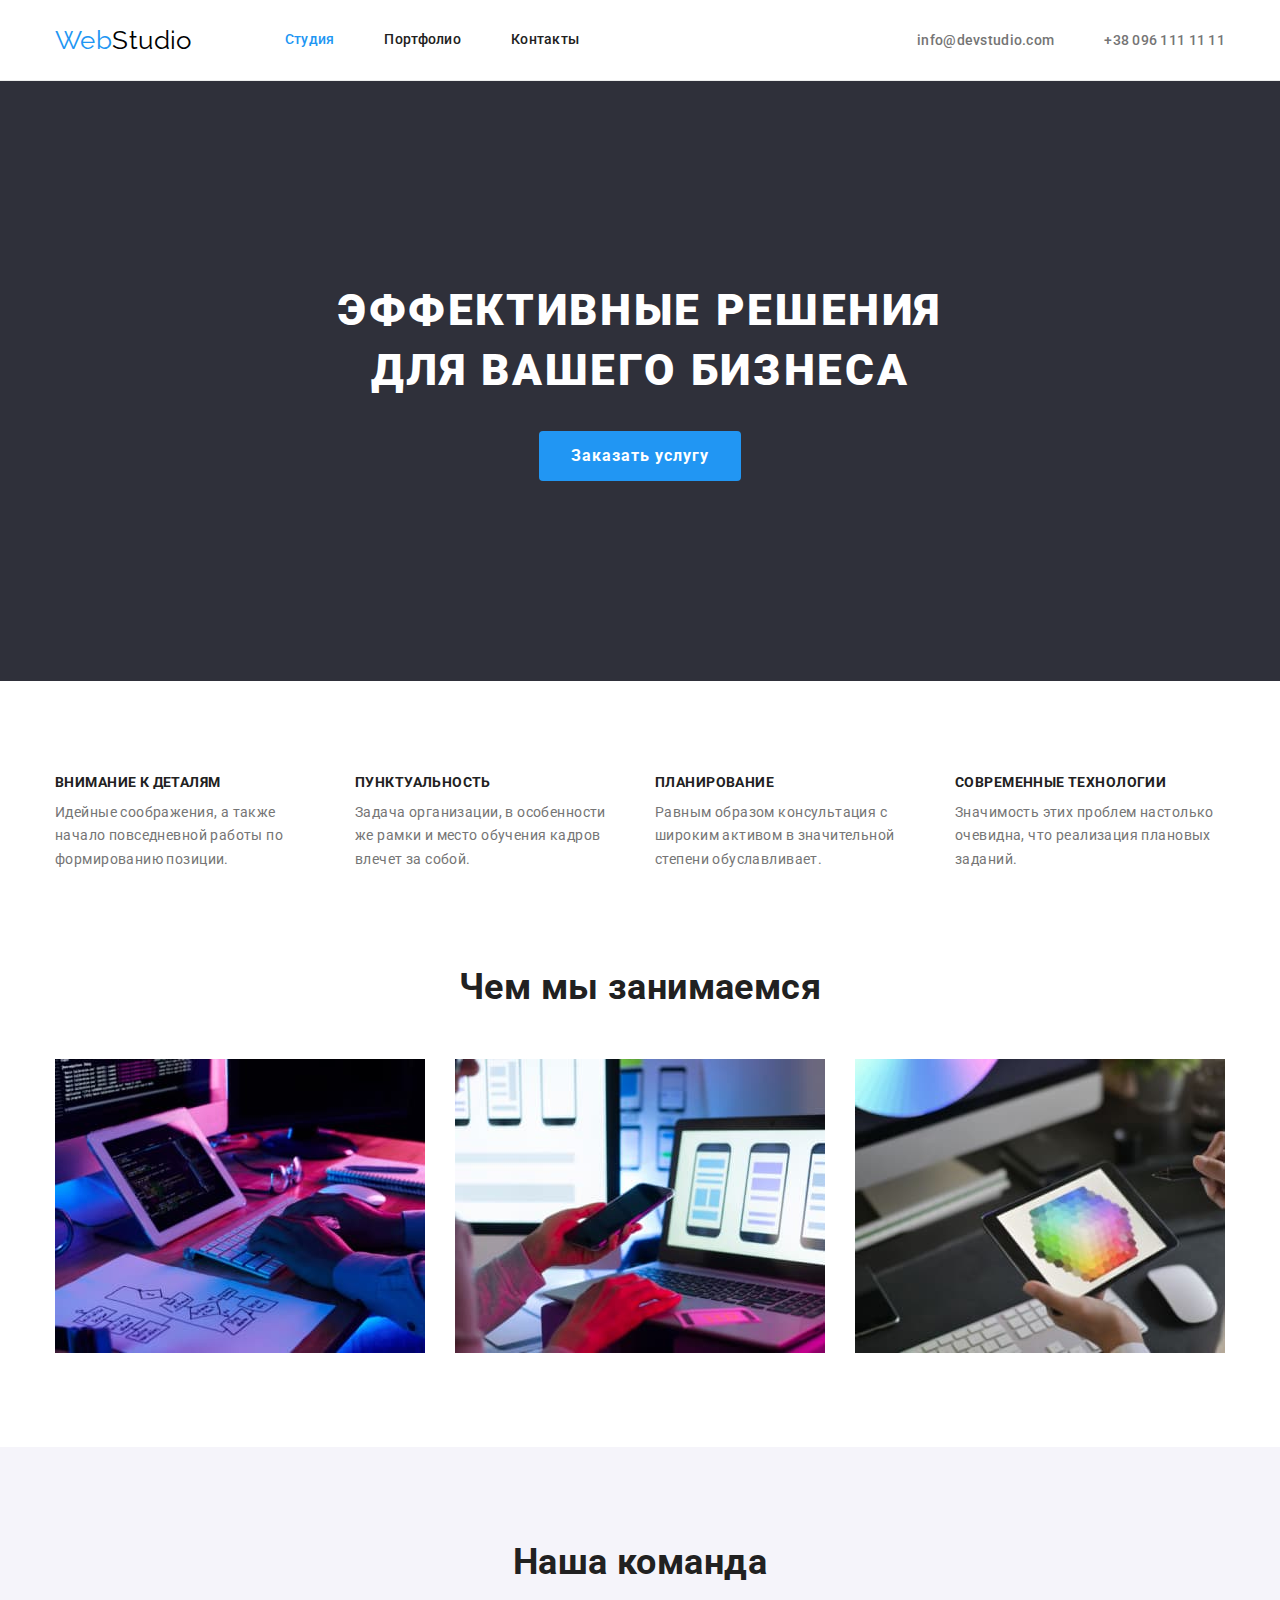
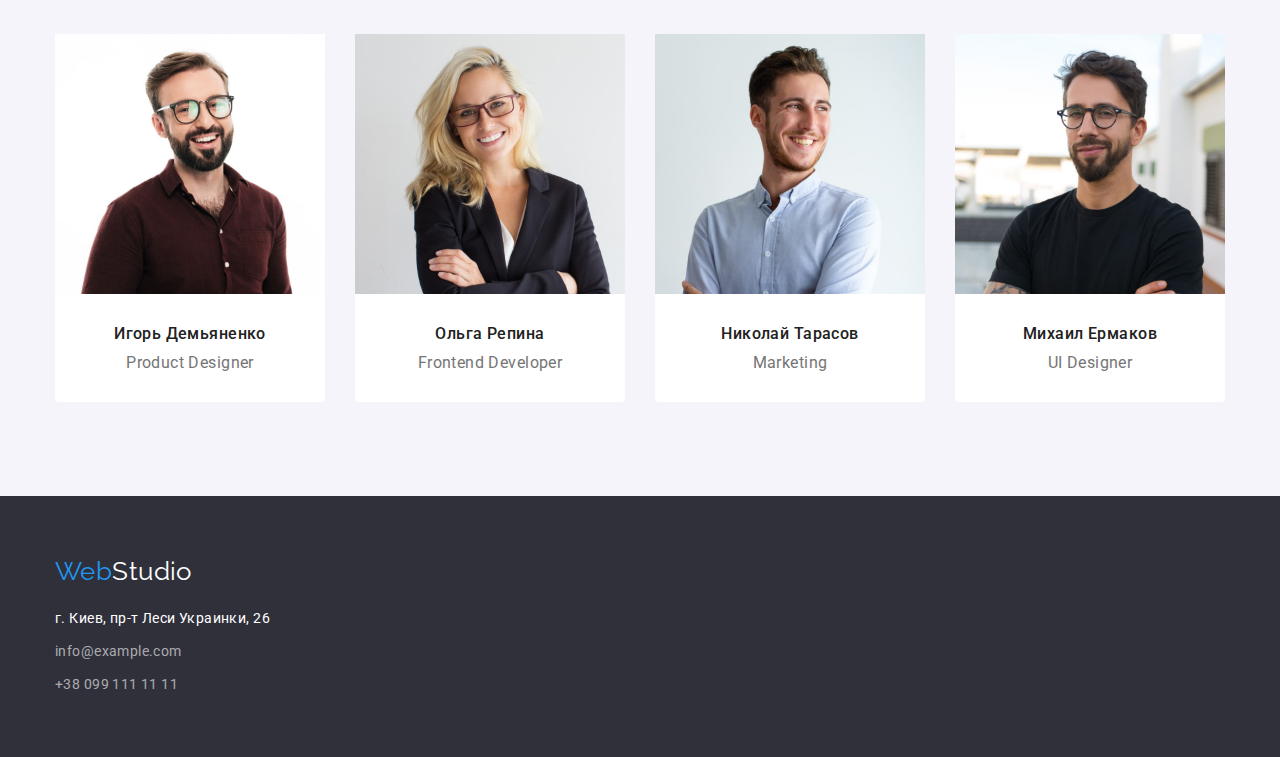
<file: index.html>
<!DOCTYPE html>
<html lang="ru">
<head>
    <meta charset="UTF-8">
    <meta http-equiv="X-UA-Compatible" content="IE=edge">
    <meta name="viewport" content="width=device-width, initial-scale=1.0">
    <title>index.html</title>
    <link rel="preconnect" href="https://fonts.googleapis.com">
    <link rel="preconnect" href="https://fonts.gstatic.com" crossorigin>
    <link href="https://fonts.googleapis.com/css2?family=Raleway:wght@700&family=Roboto:wght@400;500;700;900&display=swap" rel="stylesheet">
    <link rel="stylesheet" href="https://cdnjs.cloudflare.com/ajax/libs/modern-normalize/1.1.0/modern-normalize.min.css">
    <link rel="stylesheet" href="./css/styles.css">
</head>
<body>
    <!-- Header -->
    <header class="header">
        <div class="container header-page">
            <nav class="page-nav">
                <a href="./index.html" class="logo"><span class="logo-web">Web</span><span class="logo-studio">Studio</span></a>
                <ul class="site-nav list">
                    <li class="item"><a href="./index.html" class="link current">Студия</a></li>
                    <li class="item"><a href="./portfolio.html" class="link ">Портфолио</a></li>
                    <li class="item"><a href="" class="link">Контакты</a></li>
                </ul>
            </nav>
            
            <ul class="auth-nav list">
                <li class="item"><a href="mailto:info@devstudio.com" class="link">info@devstudio.com</a></li>
                <li class="item"><a href="tel:+380961111111" class="link">+38 096 111 11 11</a></li>
            </ul>
        </div>
    </header>

    <!--Main -->
    <main>
        <section class="hero">
            <div class="container">
                <h1 class="hero-title">Эффективные решения <br /> для вашего бизнеса</h1>
                <button type="button" class="button">Заказать услугу</button>
            </div>
        </section>
        
        <!-- Преимущества нашей компании -->
        <section class="feature-section">
            <div class="container">
                <h2 class="hiden-section-title">Преимущества нашей компании</h2>
                <ul class="feature-list list">
                    <li class="item">
                        <h3 class="title">Внимание к деталям</h3>
                        <p>Идейные соображения, а также начало повседневной работы по формированию позиции.</p>
                    </li>
                    <li class="item">
                        <h3 class="title">Пунктуальность</h3>
                        <p>Задача организации, в особенности же рамки и место обучения кадров влечет за собой.</p>
                    </li>
                    <li class="item">
                        <h3 class="title">Планирование</h3>
                        <p>Равным образом консультация с широким активом в значительной степени обуславливает.</p>
                    </li>
                    <li class="item">
                        <h3 class="title">Современные технологии</h3>
                        <p>Значимость этих проблем настолько очевидна, что реализация плановых заданий.</p>
                    </li>
                </ul>
            </div>
        </section>
        
        <!-- Чем мы занимаемся -->
        <section class="work-section">
            <div class="container">
                <h2 class="section-title centered">Чем мы занимаемся</h2>
                <ul class="work-list list">
                    <li class="item"><img src="./images/box1.jpg" alt="парень печатает код на компе" width="370" height="294"></li>
                    <li class="item"><img src="./images/box2.jpg" alt="девушка проверяет макеты" width="370" height="294"></li>
                    <li class="item"><img src="./images/box3.jpg" alt="девушка выбирает цвет на планшете" width="370" height="294"></li>
                </ul>
            </div>
        </section>
        
        <!-- Наша команда -->
        <section class="team-section">
            <div class="container">
                <h2 class="section-title centered">Наша команда</h2>
                <ul class="team-list list">
                    <li class="item">
                        <img src="./images/img.jpg" alt="фото игорь демьяненко" width="270" height="260">
                        <div class="team-title">
                            <h3 class="title">Игорь Демьяненко</h3>
                            <p>Product Designer</p>
                        </div>
                    </li>
                    <li class="item">
                        <img src="./images/img2.jpg" alt="фото ольга репина" width="270" height="260">
                        <div class="team-title">
                            <h3 class="title">Ольга Репина</h3>
                            <p>Frontend Developer</p>
                        </div>
                        
                    </li>
                    <li class="item">
                        <img src="./images/img3.jpg" alt="фото николай тарасов" width="270" height="260">
                        <div class="team-title">
                            <h3 class="title">Николай Тарасов</h3>
                            <p>Marketing</p>
                        </div>
                        
                    </li>
                    <li class="item">
                        <img src="./images/img4.jpg" alt="фото михаил ермаков" width="270" height="260">
                        <div class="team-title">
                            <h3 class="title">Михаил Ермаков</h3>
                            <p>UI Designer</p>
                        </div>
                        
                    </li>
                </ul>
            </div>
        </section>
    </main>
       
    <!-- Footer -->
    <footer class="footer">
        <div class="footer-container">
            <a href="./index.html" class="logo footer-logo"><span class="footer-logo-web">Web</span><span class="footer-logo-studio">Studio</span></a>
            <address>
                <ul class="footer-nav list">
                    <li class="item-footer"><a href="https://goo.gl/maps/fRvEZG4Noj5iUwEC7" target="_blank" rel="nofollow noopener noreferrer" class="link"><span class="footer-span">г. Киев, пр-т Леси Украинки, 26</span></a></li>
                    <li class="item-footer"><a href="mailto:info@example.com" class="link">info@example.com</a></li>
                    <li class="item-footer"><a href="tel:+380991111111" class="link">+38 099 111 11 11</a></li>
                </ul>
            </address>
        </div>
    </footer>

</body>
</html>
</file>
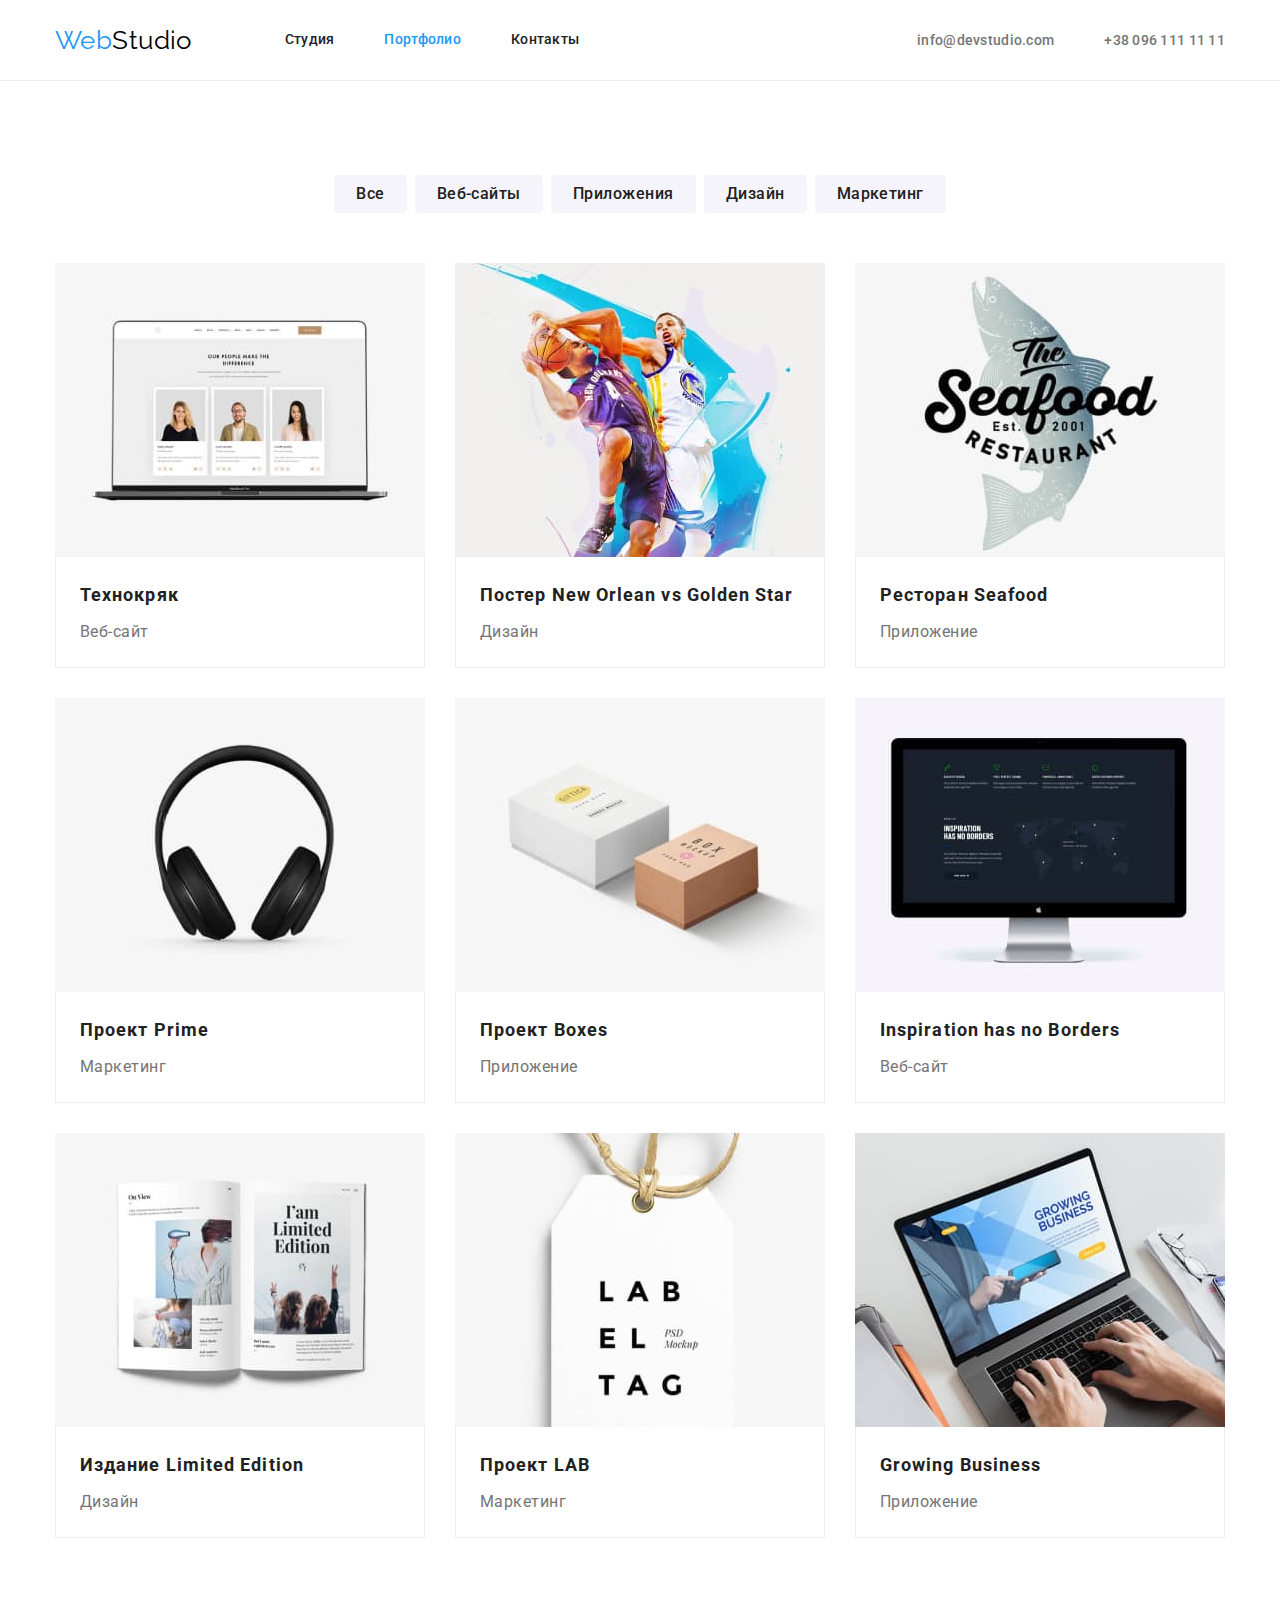
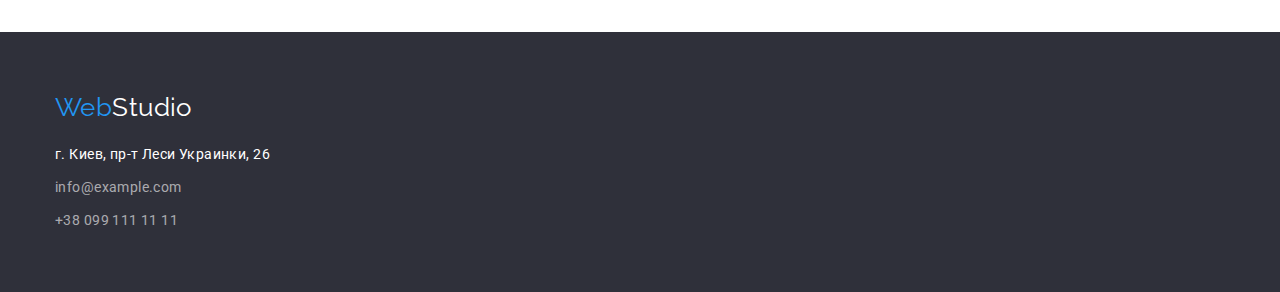
<file: portfolio.html>
<!DOCTYPE html>
<html lang="ru">
<head>
    <meta charset="UTF-8">
    <meta http-equiv="X-UA-Compatible" content="IE=edge">
    <meta name="viewport" content="width=device-width, initial-scale=1.0">
    <title>index.html</title>
    <link rel="preconnect" href="https://fonts.googleapis.com">
    <link rel="preconnect" href="https://fonts.gstatic.com" crossorigin>
    <link href="https://fonts.googleapis.com/css2?family=Raleway:wght@700&family=Roboto:wght@400;500;700;900&display=swap" rel="stylesheet">
    <link rel="stylesheet" href="https://cdnjs.cloudflare.com/ajax/libs/modern-normalize/1.1.0/modern-normalize.min.css">
    <link rel="stylesheet" href="https://cdnjs.cloudflare.com/ajax/libs/modern-normalize/1.1.0/modern-normalize.min.css">
    <link rel="stylesheet" href="./css/styles.css">
</head>

<body>
    <!-- Header -->
    <header class="header">
        <div class="container header-page">
            <nav class="page-nav">
                <a href="./index.html" class="logo"><span class="logo-web">Web</span><span class="logo-studio">Studio</span></a>
                <ul class="site-nav list">
                    <li class="item"><a href="./index.html" class="link">Студия</a></li>
                    <li class="item"><a href="./portfolio.html" class="link current">Портфолио</a></li>
                    <li class="item"><a href="" class="link">Контакты</a></li>
                </ul>
            </nav>
            
            <ul class="auth-nav list">
                <li class="item"><a href="mailto:info@devstudio.com" class="link">info@devstudio.com</a></li>
                <li class="item"><a href="tel:+380961111111" class="link">+38 096 111 11 11</a></li>
            </ul>
        </div>
    </header>

    <!--Main -->
    <main>
        <section class="hero-portfolio">
            <div class="container">
                <h1 class="hiden-section-title">Наши работы</h1>
                <ul class="portfolio list">
                    <li class="item"><button type="button" class="button">Все</button></li>
                    <li class="item"><button type="button" class="button">Веб-сайты</button></li>
                    <li class="item"><button type="button" class="button">Приложения</button></li>
                    <li class="item"><button type="button" class="button">Дизайн</button></li>
                    <li class="item"><button type="button" class="button">Маркетинг</button></li>
                </ul>
                <ul class="portfolio-list list">
                    <li class="portfolio-item">
                        <a href="" class="link">
                            <img src="./images/imgp1.jpg" alt="открытый ноутбук" width="370" height="294">
                            <div class="portfolio-title">
                                <h2 class="title">Технокряк</h2>
                                <p>Веб-сайт</p>
                            </div>                           
                        </a>
                    </li>
                    <li class="portfolio-item">
                        <a href="" class="link">
                            <img src="./images/imgp2.jpg" alt="два парня играют баскетбол" width="370" height="294">
                            <div class="portfolio-title">
                                <h2 class="title">Постер New Orlean vs Golden Star</h2>
                                <p>Дизайн</p>
                            </div>
                        </a>
                    </li>
                    <li class="portfolio-item">
                        <a href="" class="link">
                            <img src="./images/imgp3.jpg" alt="морская еда, рыба" width="370" height="294">
                            <div class="portfolio-title">
                                <h2 class="title">Ресторан Seafood</h2>
                                <p>Приложение</p>
                            </div>        
                        </a>
                    </li>
                    <li class="portfolio-item">
                        <a href="" class="link">
                            <img src="./images/imgp4.jpg" alt="музыкальные наушники" width="370" height="294">
                            <div class="portfolio-title">
                                <h2 class="title">Проект Prime</h2>
                                <p>Маркетинг</p>
                            </div>
                        </a>
                    </li>
                    <li class="portfolio-item">
                        <a href="" class="link">
                            <img src="./images/imgp5.jpg" alt="две коробочки" width="370" height="294">
                            <div class="portfolio-title">
                                <h2 class="title">Проект Boxes</h2>
                                <p>Приложение</p>
                            </div>  
                        </a>
                    </li>
                    <li class="portfolio-item">
                        <a href="" class="link">
                            <img src="./images/imgp6.jpg" alt="минитор компа" width="370" height="294">
                            <div class="portfolio-title">
                                <h2 class="title">Inspiration has no Borders</h2>
                                <p>Веб-сайт</p>
                            </div>
                        </a>
                    </li>
                    <li class="portfolio-item">
                        <a href=" " class="link">
                            <img src="./images/imgp7.jpg" alt="книга" width="370" height="294">
                            <div class="portfolio-title">
                                <h2 class="title">Издание Limited Edition</h2>
                                <p>Дизайн</p>
                            </div>                           
                        </a>
                    </li>
                    <li class="portfolio-item">
                        <a href="" class="link">
                            <img src="./images/imgp8.jpg" alt="бирка с надписью" width="370" height="294">
                            <div class="portfolio-title">
                                <h2 class="title">Проект LAB</h2>
                                <p>Маркетинг</p>
                            </div> 
                        </a>
                    </li>
                    <li class="portfolio-item">
                        <a href="" class="link">
                            <img src="./images/imgp9.jpg" alt="парень печатает на ноуте" width="370" height="294">
                            <div class="portfolio-title">
                                <h2 class="title">Growing Business</h2>
                                <p>Приложение</p>
                            </div>
                        </a>
                    </li>
                </ul>
            </div>
        </section>
    </main>

    <!-- Footer -->
    <footer class="footer">
        <div class="footer-container">
            <a href="./index.html" class="logo footer-logo"><span class="footer-logo-web">Web</span><span class="footer-logo-studio">Studio</span></a>
            <address>
                <ul class="footer-nav list">
                    <li class="item-footer"><a href="https://goo.gl/maps/fRvEZG4Noj5iUwEC7" target="_blank" rel="nofollow noopener noreferrer" class="link"><span class="footer-span">г. Киев, пр-т Леси Украинки, 26</span></a></li>
                    <li class="item-footer"><a href="mailto:info@example.com" class="link">info@example.com</a></li>
                    <li class="item-footer"><a href="tel:+380991111111" class="link">+38 099 111 11 11</a></li>
                </ul>
            </address>
        </div>
    </footer>

</body>

</html>
</file>
<file: css/styles.css>
:root {
    --primary-text-color: #757575;
    --sitenav-text-color: #212121;
    --title-text-color: #212121;
    --accent-color: #2196F3;
    --logo-text-color: #000000;
    --primary-background-color: #FFFFFF;
    --white-text-color: #FFFFFF;
    --footer-text-color: rgba(255, 255, 255, 0.6);
    --button-background-color: #2188f3;
    --hero-background-color: #2F303A;
    --team-background-color: #F5F4FA;
    --footer-background-color:#2F303A;
    --portfolio-button-bgc: #F5F4FA;
    --team-title-background-color: #FFFFFF;
    --portfolio-title-background-color: #FFFFFF;
    --portfolio-border-color: #ECECEC;

}


body {
    background-color: var(--primary-background-color);
    color: var(--primary-text-color);

    font-family: Roboto, sans-serif;
    font-size: 14px;

    letter-spacing: 0.03em;
}

.list {
    padding: 0;
    margin: 0;
    
    list-style: none;
}  

h1,
h2,
h3,
h4,
h5,
h6,
p,
ul {
    margin: 0;
}


/* навігація */


.container {
    width: 1200px;
   
    margin-left: auto;
    margin-right: auto;
    
    padding-left: 15px;
    padding-right: 15px;

}


.header-page {
    display: flex;
}

.link {
    text-decoration: none;
}

img {
    display: block;
    max-width: 100%;
    height: auto;
}

/* Логотип */

.page-nav {
    display: flex;
    align-items: center;
}

.logo {
    
    text-decoration: none;
    font-family: Raleway, sans-serif;

    font-size: 26px;
    line-height: 1.19;
}

.logo-web {
    color: var(--accent-color);
}

.logo-studio {
    color: var(--logo-text-color);
}



/* site-nav */

.site-nav {
    display: flex;
    margin-left: 93px;   
}

.site-nav .link {
    display: block;
    padding-top: 32px;
    padding-bottom: 32px;


    color: var(--sitenav-text-color); 
    
    font-family: inherit;
    font-weight: 500;
    font-size: 14px;
    line-height: 1.14;
    letter-spacing: 0.02em;

}

.site-nav .link:hover,
.site-nav .link:focus {
    color: var(--accent-color);
}

.site-nav .link.current {
    color: var(--accent-color);      
}


.site-nav .item + .item {
    margin-left: 50px;
}


/* auth-nav */

.auth-nav .link:hover,
.auth-nav .link:focus {
    color: var(--accent-color);
}

.auth-nav {
    display: flex;
    margin-left: auto;
    align-items: center;
}


.auth-nav .item + .item {
    margin-left: 50px;  
}


.auth-nav .link {
    padding-top: 32px;
    padding-bottom: 32px;

    color: var(--primary-text-color);
    text-decoration: none;

    font-family: inherit;
    font-weight: 500;
    font-size: 14px;
    line-height: 1.14;
    letter-spacing: 0.02em;
}



/* Main */

.hero-title {
    margin-bottom: 30px;
    
    color: var(--white-text-color);

    font-weight: 900;
    font-size: 44px;
    line-height: 1.36;
      
    letter-spacing: 0.06em;
    text-transform: uppercase;
}

.hero {
    text-align: center;
    padding-top: 200px;
    padding-bottom: 200px;
    background-color: var(--hero-background-color);
}



.hero .button {
    display: inline-block;
    border-radius: 4px;
    border:none;

    min-width: 200px;
    text-align: center;
    padding: 10px 32px;

    color: var(--white-text-color);
    background-color: var(--accent-color);

    font-weight: 700;
    font-size: 16px;
    line-height: 1.88;
    letter-spacing: 0.06em;


    cursor: pointer;
}


.button:hover,
.button:focus{
    color: var(--white-text-color);
    background-color: var(--button-background-color);
} 



/* Преимущества нашей компании */

.feature-section {
    padding-top: 94px;
}


.work-section,
.team-section {
    padding-bottom: 94px;
    padding-top: 94px;
}


.feature-section h2,
.hero-portfolio h1 {
    color: var(--title-text-color);
    background-color: #000000;
    
    font-weight: 700;
    font-size: 36px;
    line-height: 1.2;
    
    text-align: center;
    position: absolute;
    width: 1px;
    height: 1px;
    margin: -1px;
    border: 0;
    padding: 0;
    
    white-space: nowrap;
    clip-path: inset(100%);
    clip: rect(0 0 0 0);
    overflow: hidden;
}


.section-title {
    margin-bottom: 50px;
    color: var(--title-text-color);

    font-weight: 700;
    font-size: 36px;
    line-height: 1.2;

}

.section-title.centered {
    text-align: center;
}

.feature-list .title {
    margin-bottom: 10px;

    color: var(--title-text-color);

    font-weight: 700;
    font-size: 14px;
    line-height: 1.14;
    
    text-transform: uppercase;
}

.feature-list {
    display: flex;    
}

.feature-list .item {
    min-width: 270px;
}

.feature-list .item + .item,
.work-list .item +.item {
    margin-left: 30px;  
} 


.feature-list p {
    line-height: 1.7;
}

/* < !-- Чем мы занимаемся --> */

.work-list {
    display: flex;
}

/* Наша команда */

.team-section {
    background-color: var(--team-background-color);
}


.team-list {
    display: flex;
    text-align: center;
}

.team-list .title {
    color: var(--title-text-color);

    font-weight: 500;
    font-size: 16px;
    line-height: 1.19;
}

.team-list .item + .item {
    margin-left: 30px;
}

.team-list p {
    font-size: 16px;
    line-height: 1.19;
}

.team-title {
    display: block;
    padding: 30px 0;
    background-color: var(--team-title-background-color);
    border-radius: 0px 0px 4px 4px;
}

.team-title .title {
    margin-bottom: 10px;
} 

/* < !-- Footer --> */

.footer {
    padding: 60px 0;
    background-color: var(--footer-background-color);
}

.footer-container {
    width: 1200px;   
    margin-left: auto;
    margin-right: auto;
    
    padding-left: 15px;
    padding-right: 15px;

}

.footer-logo {
    display: block;
    margin-bottom: 20px;
}  

.footer-logo-web {
    color: var(--accent-color);
}

.footer-logo-studio {
    color: var(--white-text-color);
}

.footer-nav .link{
    color: var(--footer-text-color);
    
}

.footer-span {
    color: var(--white-text-color);
}


.footer-nav.list {
    font-style: normal;
    font-size: 14px;
    line-height: 1.7; 
}

.list .item-footer {
    margin-bottom: 9px;
} 

.footer-nav .link:hover,
.footer-nav .link:focus {
    color: var(--accent-color);
}

.list .item-footer:last-child {
    margin-bottom: 0;
} 



.footer-nav .footer-span:hover,
.footer-nav .footer-span:focus {
    color: var(--accent-color);
}


/* 
----------------portfolio---------portfolio----------portfolio---------- */

.header {
    border-bottom: 1px solid var(--portfolio-border-color);
}


.portfolio-list .title {
    color: var(--title-text-color);

    font-weight: 700;
    font-size: 18px;
    line-height: 2;
    
    letter-spacing: 0.06em;
}

.portfolio-list .link {

    color: var(--primary-text-color);

    font-family: inherit;
    font-size: 16px;
    line-height: 1.9;

    text-decoration: none;
} 



/* portfolio conteiner  */


.hero-portfolio {
    padding-top: 94px;
    padding-bottom: 94px;
}


.portfolio {
    display: flex;
    justify-content: center;

    margin-bottom: 50px;
}

.hero-portfolio .button {
    padding: 6px 22px;
    border-radius: 4px;
    border: none;

    color: var(--sitenav-text-color);
    background-color: var(--portfolio-button-bgc);

    
    font-weight: 500;
    font-size: 16px;
    line-height: 1.62;
    letter-spacing: 0.03em;

    cursor: pointer;
}

.portfolio .item + .item {
    margin-left: 8px;
}


.hero-portfolio .button:hover,
.hero-portfolio .button:focus {
    color: var(--white-text-color);
    background-color: var(--accent-color); 
}




/* -----portfolio list----- */

.portfolio-list {
    display: flex;
    flex-wrap: wrap;
}


.portfolio-item {
    width: calc((100% - 60px) / 3);
    margin-right: 30px;
    margin-bottom: 30px;
}

.portfolio-item:nth-child(3n) {
    margin-right: 0;
}

.portfolio-item:nth-last-child(-n + 3) {
    margin-bottom: 0;
}


.portfolio-title {
    padding: 20px 24px;
    border: 1px solid #EEEEEE;
    border-top: none;
}

 

.portfolio-list h2 {
    margin-bottom: 4px; 
}




.portfolio-list p {
    font-family: inherit;
    font-size: 16px;
    line-height: 1.88;
    
    letter-spacing: 0.03em;
}
</file>
